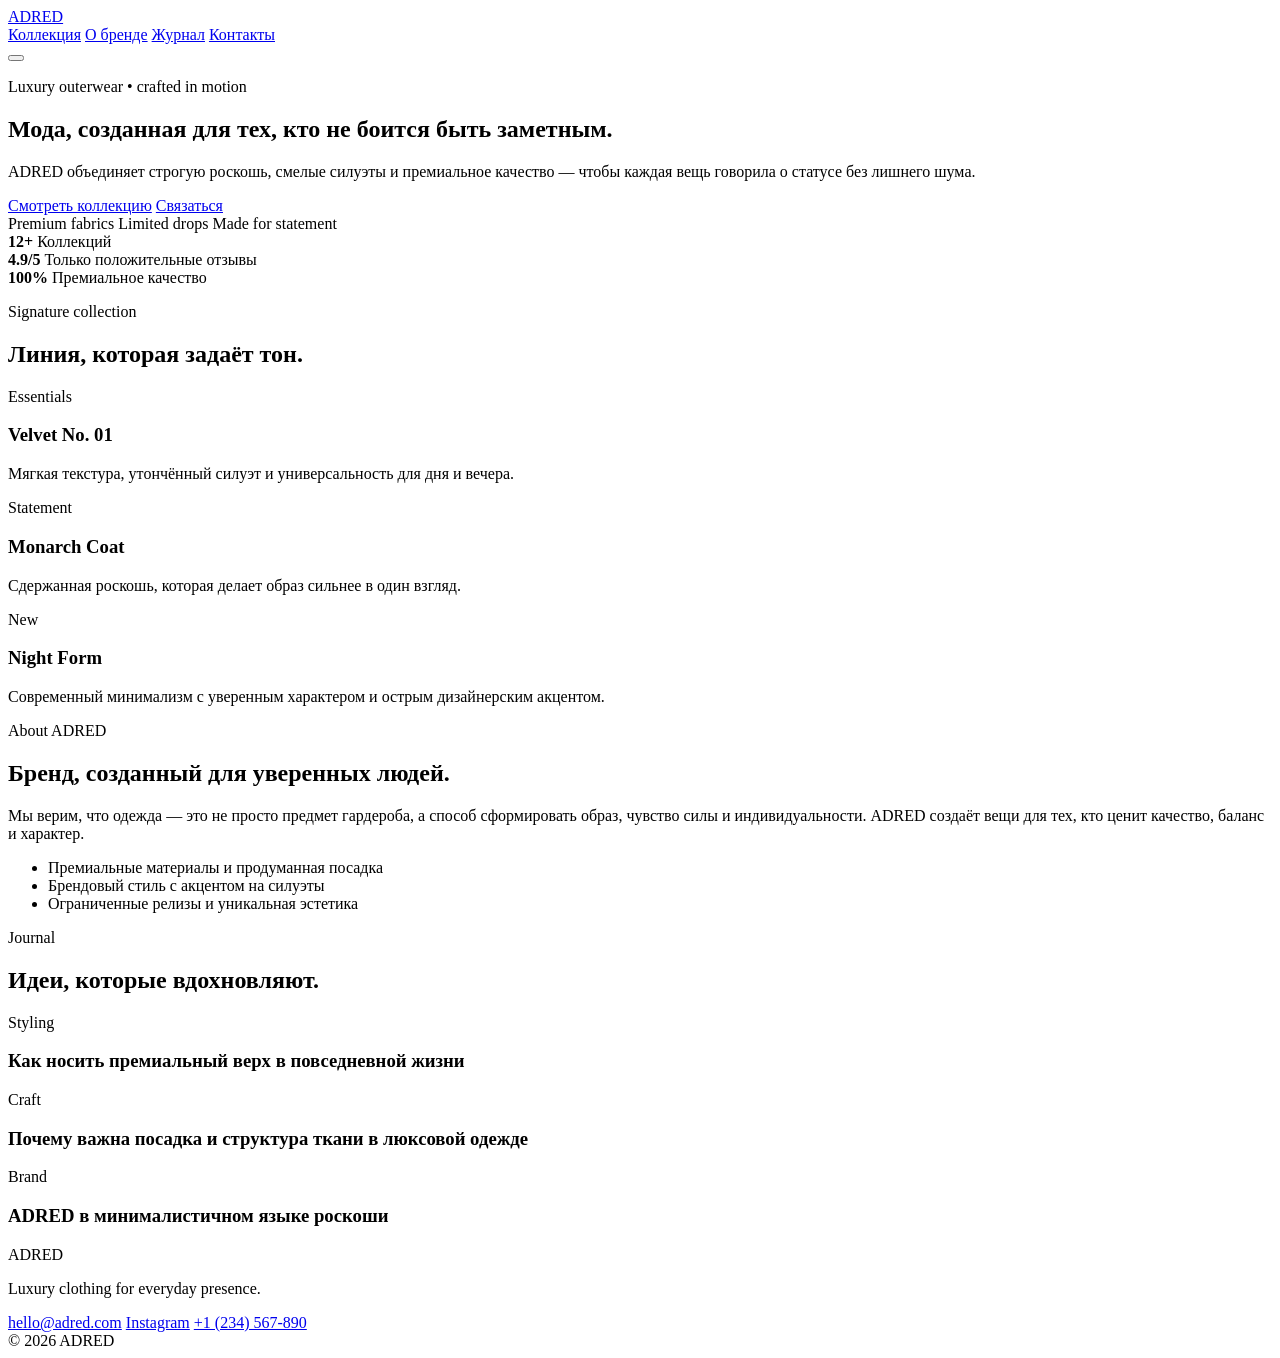
<file: index.html>
<!DOCTYPE html>
<html lang="ru">
  <head>
    <meta charset="UTF-8" />
    <meta name="viewport" content="width=device-width, initial-scale=1.0" />
    <meta
      name="description"
      content="ADRED — роскошная одежда для тех, кто выбирает силу, минимализм и утончённый стиль."
    />
    <title>ADRED | Luxury Clothing</title>
    <link rel="preconnect" href="https://fonts.googleapis.com" />
    <link rel="preconnect" href="https://fonts.gstatic.com" crossorigin />
    <link
      href="https://fonts.googleapis.com/css2?family=Cormorant+Garamond:wght@400;500;600;700&family=Inter:wght@400;500;600;700&display=swap"
      rel="stylesheet"
    />
    <link rel="stylesheet" href="styles.css" />
  </head>
  <body>
    <header class="site-header">
      <div class="container nav-wrap">
        <a href="#top" class="brand" aria-label="ADRED home">ADRED</a>

        <nav class="main-nav" aria-label="Main navigation">
          <a href="#collection">Коллекция</a>
          <a href="#about">О бренде</a>
          <a href="#journal">Журнал</a>
          <a href="#contact">Контакты</a>
        </nav>

        <button class="nav-toggle" aria-label="Toggle menu" aria-expanded="false">
          <span></span>
          <span></span>
          <span></span>
        </button>
      </div>
    </header>

    <main id="top">
      <section class="hero">
        <div class="hero-overlay"></div>
        <div class="container hero-inner">
          <div class="hero-copy">
            <p class="eyebrow">Luxury outerwear • crafted in motion</p>
            <h1>Мода, созданная для тех, кто не боится быть заметным.</h1>
            <p class="lead">
              ADRED объединяет строгую роскошь, смелые силуэты и премиальное
              качество — чтобы каждая вещь говорила о статусе без лишнего шума.
            </p>
            <div class="hero-actions">
              <a href="#collection" class="btn btn-primary">Смотреть коллекцию</a>
              <a href="#contact" class="btn btn-secondary">Связаться</a>
            </div>
            <div class="tags">
              <span>Premium fabrics</span>
              <span>Limited drops</span>
              <span>Made for statement</span>
            </div>
          </div>
        </div>
      </section>

      <section class="metrics">
        <div class="container metrics-grid">
          <div>
            <strong>12+</strong>
            <span>Коллекций</span>
          </div>
          <div>
            <strong>4.9/5</strong>
            <span>Только положительные отзывы</span>
          </div>
          <div>
            <strong>100%</strong>
            <span>Премиальное качество</span>
          </div>
        </div>
      </section>

      <section id="collection" class="collection section-spacing">
        <div class="container">
          <div class="section-heading">
            <p class="eyebrow">Signature collection</p>
            <h2>Линия, которая задаёт тон.</h2>
          </div>

          <div class="product-grid">
            <article class="product-card">
              <div class="product-image image-one"></div>
              <div class="product-info">
                <div>
                  <span class="tag">Essentials</span>
                  <h3>Velvet No. 01</h3>
                </div>
                <p>Мягкая текстура, утончённый силуэт и универсальность для дня и вечера.</p>
              </div>
            </article>

            <article class="product-card">
              <div class="product-image image-two"></div>
              <div class="product-info">
                <div>
                  <span class="tag">Statement</span>
                  <h3>Monarch Coat</h3>
                </div>
                <p>Сдержанная роскошь, которая делает образ сильнее в один взгляд.</p>
              </div>
            </article>

            <article class="product-card">
              <div class="product-image image-three"></div>
              <div class="product-info">
                <div>
                  <span class="tag">New</span>
                  <h3>Night Form</h3>
                </div>
                <p>Современный минимализм с уверенным характером и острым дизайнерским акцентом.</p>
              </div>
            </article>
          </div>
        </div>
      </section>

      <section id="about" class="story section-spacing">
        <div class="container story-grid">
          <div class="story-image"></div>
          <div class="story-copy">
            <p class="eyebrow">About ADRED</p>
            <h2>Бренд, созданный для уверенных людей.</h2>
            <p>
              Мы верим, что одежда — это не просто предмет гардероба, а способ
              сформировать образ, чувство силы и индивидуальности. ADRED создаёт
              вещи для тех, кто ценит качество, баланс и характер.
            </p>
            <ul>
              <li>Премиальные материалы и продуманная посадка</li>
              <li>Брендовый стиль с акцентом на силуэты</li>
              <li>Ограниченные релизы и уникальная эстетика</li>
            </ul>
          </div>
        </div>
      </section>

      <section id="journal" class="journal section-spacing">
        <div class="container">
          <div class="section-heading">
            <p class="eyebrow">Journal</p>
            <h2>Идеи, которые вдохновляют.</h2>
          </div>

          <div class="journal-grid">
            <article class="journal-card">
              <div class="journal-visual visual-one"></div>
              <div class="journal-content">
                <span>Styling</span>
                <h3>Как носить премиальный верх в повседневной жизни</h3>
              </div>
            </article>

            <article class="journal-card">
              <div class="journal-visual visual-two"></div>
              <div class="journal-content">
                <span>Craft</span>
                <h3>Почему важна посадка и структура ткани в люксовой одежде</h3>
              </div>
            </article>

            <article class="journal-card">
              <div class="journal-visual visual-three"></div>
              <div class="journal-content">
                <span>Brand</span>
                <h3>ADRED в минималистичном языке роскоши</h3>
              </div>
            </article>
          </div>
        </div>
      </section>
    </main>

    <footer id="contact" class="site-footer">
      <div class="container footer-wrap">
        <div>
          <p class="eyebrow white">ADRED</p>
          <p>Luxury clothing for everyday presence.</p>
        </div>

        <div class="footer-links">
          <a href="mailto:hello@adred.com">hello@adred.com</a>
          <a href="https://instagram.com" target="_blank" rel="noreferrer">Instagram</a>
          <a href="tel:+1234567890">+1 (234) 567-890</a>
        </div>
      </div>

      <div class="container footer-bottom">
        <span>© <span id="year"></span> ADRED</span>
      </div>
    </footer>

    <script src="script.js"></script>
  </body>
</html>
</file>
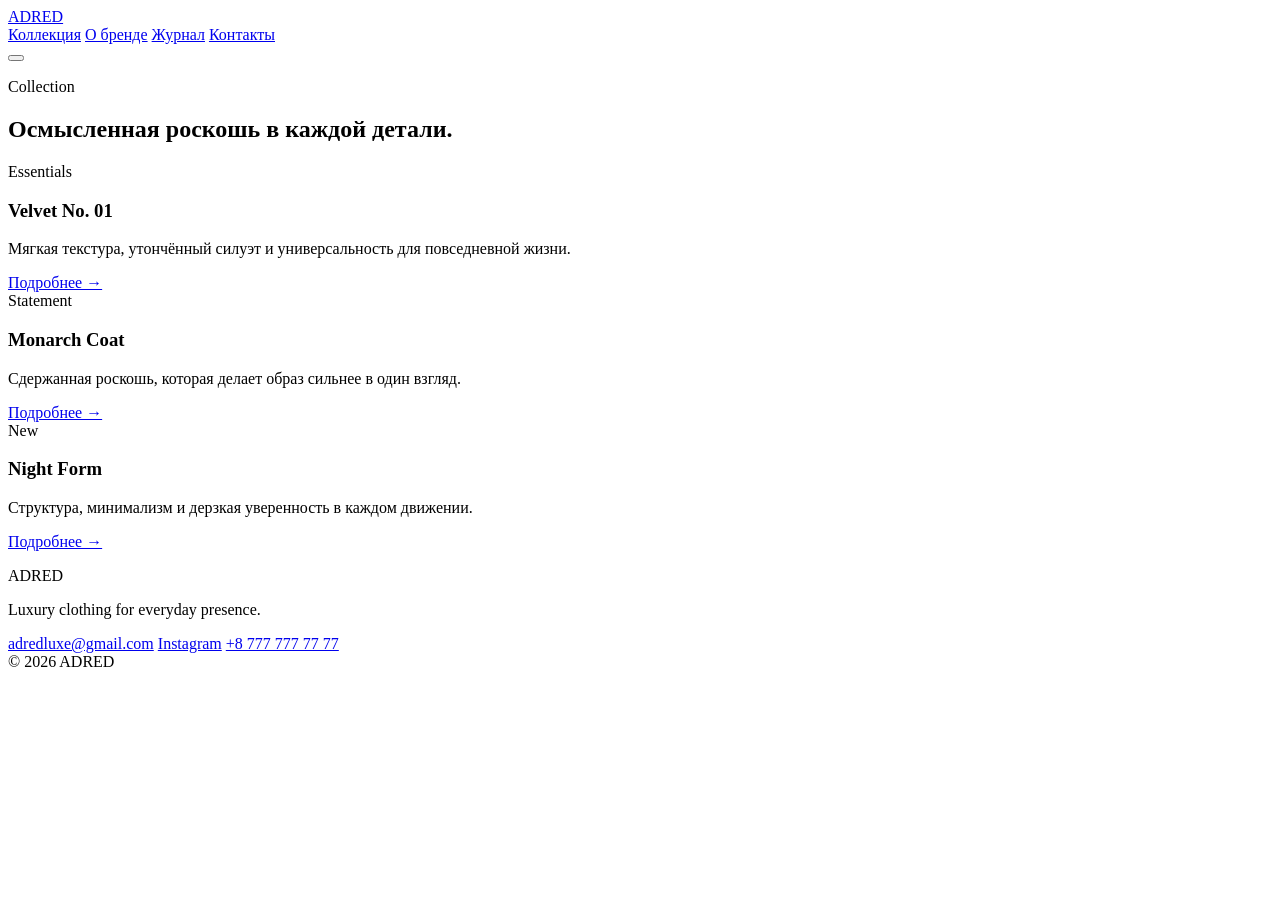
<file: about.html>
<!DOCTYPE html>
<html lang="ru">
  <head>
    <meta charset="UTF-8" />
    <meta name="viewport" content="width=device-width, initial-scale=1.0" />
    <title>ADRED | Коллекция</title>
    <link rel="preconnect" href="https://fonts.googleapis.com" />
    <link rel="preconnect" href="https://fonts.gstatic.com" crossorigin />
    <link
      href="https://fonts.googleapis.com/css2?family=Cormorant+Garamond:wght@400;500;600;700&family=Inter:wght@400;500;600;700&display=swap"
      rel="stylesheet"
    />
    <link rel="stylesheet" href="styles.css" />
  </head>
  <body>
    <header class="site-header">
      <div class="container nav-wrap">
        <a href="index.html" class="brand" aria-label="ADRED home">ADRED</a>
        <nav class="main-nav" aria-label="Main navigation">
          <a href="collection.html">Коллекция</a>
          <a href="about.html">О бренде</a>
          <a href="journal.html">Журнал</a>
          <a href="contact.html">Контакты</a>
        </nav>
        <button class="nav-toggle" aria-label="Toggle menu" aria-expanded="false">
          <span></span>
          <span></span>
          <span></span>
        </button>
      </div>
    </header>

    <main class="page-shell">
      <section class="section-spacing">
        <div class="container">
          <div class="section-heading page-header">
            <p class="eyebrow">Collection</p>
            <h1>Осмысленная роскошь в каждой детали.</h1>
          </div>

          <div class="product-grid product-grid-page">
            <article class="product-card">
              <div class="product-image image-one"></div>
              <div class="product-info">
                <div>
                  <span class="tag">Essentials</span>
                  <h3>Velvet No. 01</h3>
                </div>
                <p>Мягкая текстура, утончённый силуэт и универсальность для повседневной жизни.</p>
                <a href="product-velvet.html" class="text-link">Подробнее →</a>
              </div>
            </article>

            <article class="product-card">
              <div class="product-image image-two"></div>
              <div class="product-info">
                <div>
                  <span class="tag">Statement</span>
                  <h3>Monarch Coat</h3>
                </div>
                <p>Сдержанная роскошь, которая делает образ сильнее в один взгляд.</p>
                <a href="product-monarch.html" class="text-link">Подробнее →</a>
              </div>
            </article>

            <article class="product-card">
              <div class="product-image image-three"></div>
              <div class="product-info">
                <div>
                  <span class="tag">New</span>
                  <h3>Night Form</h3>
                </div>
                <p>Структура, минимализм и дерзкая уверенность в каждом движении.</p>
                <a href="product-night.html" class="text-link">Подробнее →</a>
              </div>
            </article>
          </div>
        </div>
      </section>
    </main>

    <footer class="site-footer">
      <div class="container footer-wrap">
        <div>
          <p class="eyebrow white">ADRED</p>
          <p>Luxury clothing for everyday presence.</p>
        </div>
        <div class="footer-links">
          <a href="mailto:adredluxe@gmail.com">adredluxe@gmail.com</a>
          <a href="https://www.instagram.com/luxe_adred/" target="_blank" rel="noreferrer">Instagram</a>
          <a href="tel:+87777777777">+8 777 777 77 77</a>
        </div>
      </div>
      <div class="container footer-bottom">
        <span>© <span id="year"></span> ADRED</span>
      </div>
    </footer>

    <script src="script.js"></script>
  </body>
</html>
</file>
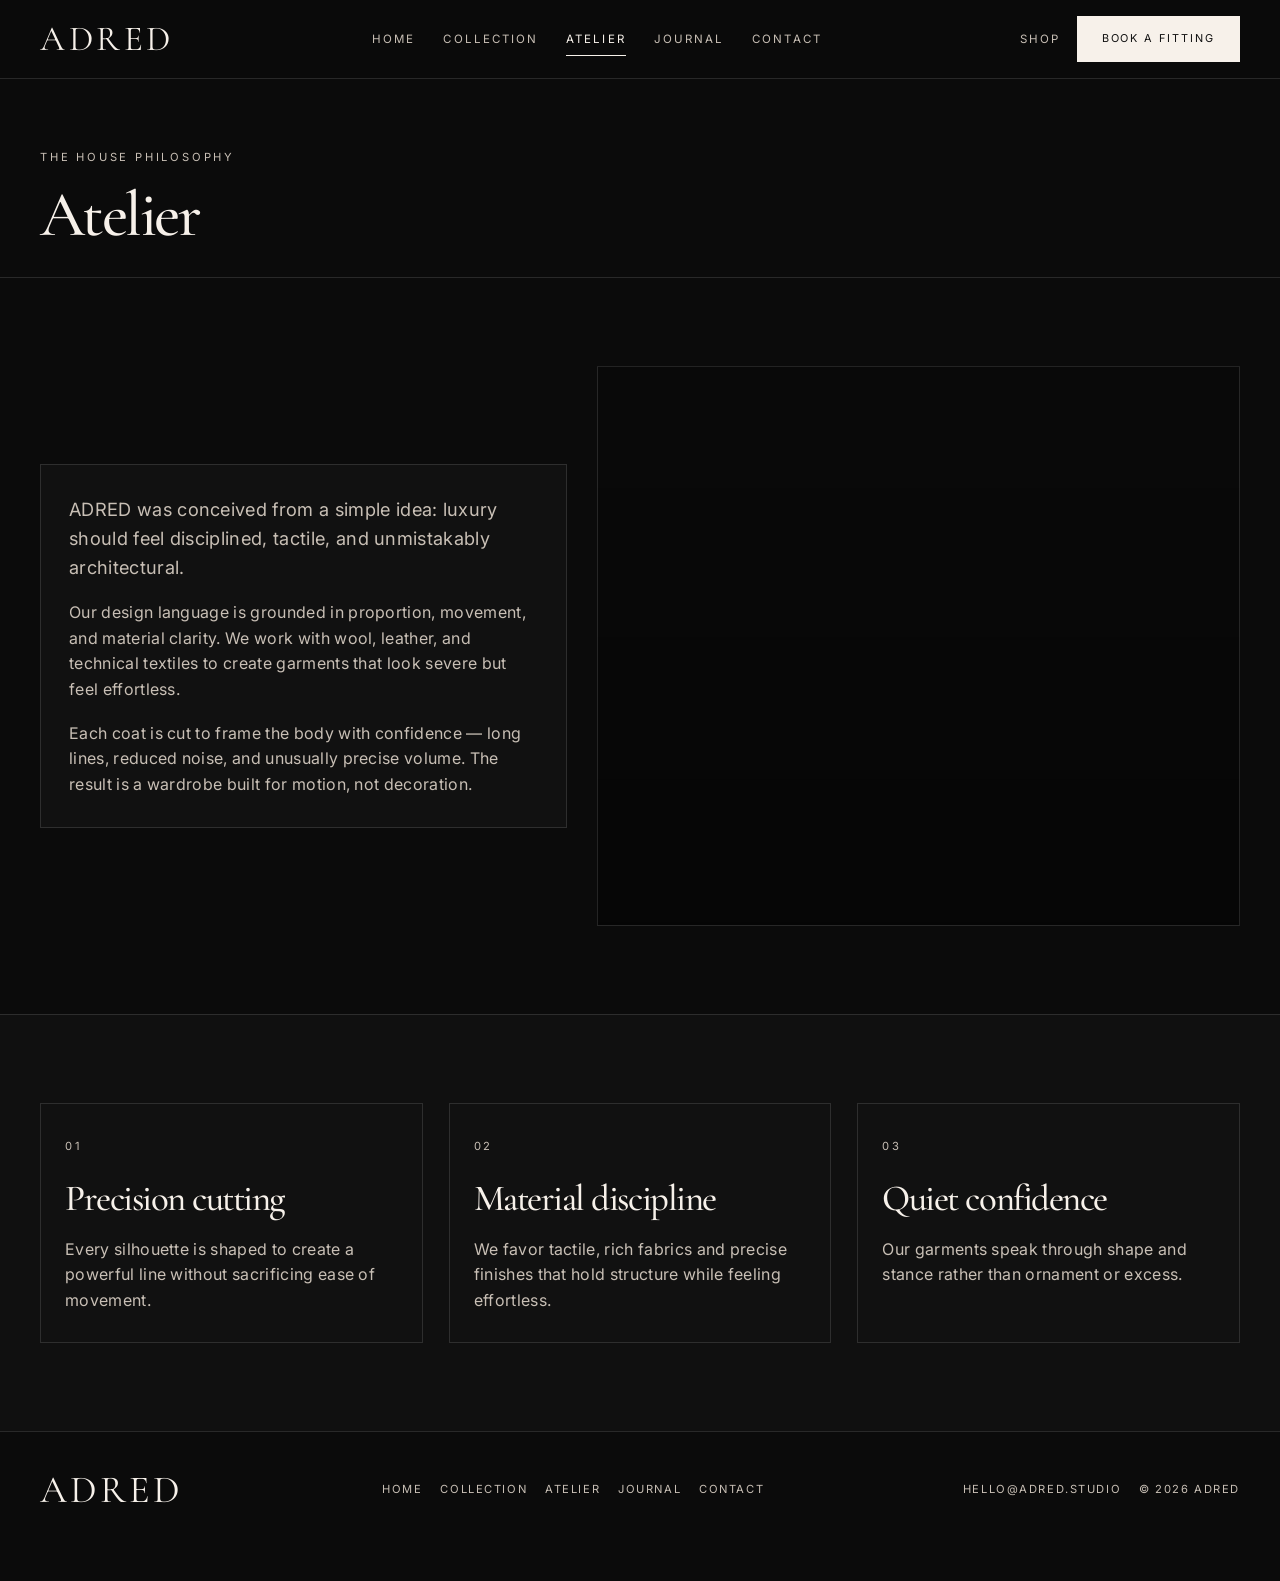
<file: atelier.html>
<!DOCTYPE html>
<html lang="en">
  <head>
    <meta charset="UTF-8" />
    <meta name="viewport" content="width=device-width, initial-scale=1.0" />
    <title>Atelier | ADRED</title>
    <meta
      name="description"
      content="Learn about the ADRED atelier, craftsmanship, and design philosophy."
    />
    <link rel="preconnect" href="https://fonts.googleapis.com" />
    <link rel="preconnect" href="https://fonts.gstatic.com" crossorigin />
    <link href="https://fonts.googleapis.com/css2?family=Cormorant+Garamond:wght@400;500;600;700&family=Inter:wght@400;500;600;700;800&display=swap" rel="stylesheet" />
    <link rel="stylesheet" href="css/style.css" />
  </head>
  <body>
    <header class="topbar">
      <div class="container nav-wrap">
        <a href="index.html" class="brand" aria-label="ADRED home">ADRED</a>

        <button class="menu-toggle" aria-label="Toggle menu" aria-expanded="false">
          <span></span>
          <span></span>
          <span></span>
        </button>

        <nav class="main-nav" aria-label="Main navigation">
          <a href="index.html">Home</a>
          <a href="collection.html">Collection</a>
          <a href="atelier.html" class="active">Atelier</a>
          <a href="journal.html">Journal</a>
          <a href="contact.html">Contact</a>
        </nav>

        <div class="nav-actions">
          <a href="collection.html" class="nav-link">Shop</a>
          <a href="contact.html" class="button button-light">Book a fitting</a>
        </div>
      </div>
    </header>

    <main class="page-shell">
      <section class="page-hero compact">
        <div class="container page-header">
          <span class="eyebrow">The house philosophy</span>
          <h1>Atelier</h1>
        </div>
      </section>

      <section class="section">
        <div class="container story-layout">
          <div class="story-column">
            <p class="lead">
              ADRED was conceived from a simple idea: luxury should feel disciplined, tactile, and unmistakably architectural.
            </p>
            <p>
              Our design language is grounded in proportion, movement, and material clarity. We work with wool, leather, and technical textiles to create garments that look severe but feel effortless.
            </p>
            <p>
              Each coat is cut to frame the body with confidence — long lines, reduced noise, and unusually precise volume. The result is a wardrobe built for motion, not decoration.
            </p>
          </div>

          <div class="atelier-visual"></div>
        </div>
      </section>

      <section class="section muted-section">
        <div class="container values-grid">
          <article>
            <span class="eyebrow">01</span>
            <h3>Precision cutting</h3>
            <p>Every silhouette is shaped to create a powerful line without sacrificing ease of movement.</p>
          </article>

          <article>
            <span class="eyebrow">02</span>
            <h3>Material discipline</h3>
            <p>We favor tactile, rich fabrics and precise finishes that hold structure while feeling effortless.</p>
          </article>

          <article>
            <span class="eyebrow">03</span>
            <h3>Quiet confidence</h3>
            <p>Our garments speak through shape and stance rather than ornament or excess.</p>
          </article>
        </div>
      </section>
    </main>

    <footer class="site-footer">
      <div class="container footer-inner">
        <div class="footer-brand">ADRED</div>

        <div class="footer-links">
          <a href="index.html">Home</a>
          <a href="collection.html">Collection</a>
          <a href="atelier.html">Atelier</a>
          <a href="journal.html">Journal</a>
          <a href="contact.html">Contact</a>
        </div>

        <div class="footer-meta">
          <a href="mailto:hello@adred.studio">hello@adred.studio</a>
          <span>© <span id="year"></span> ADRED</span>
        </div>
      </div>
    </footer>

    <script src="js/script.js"></script>
  </body>
</html>
</file>
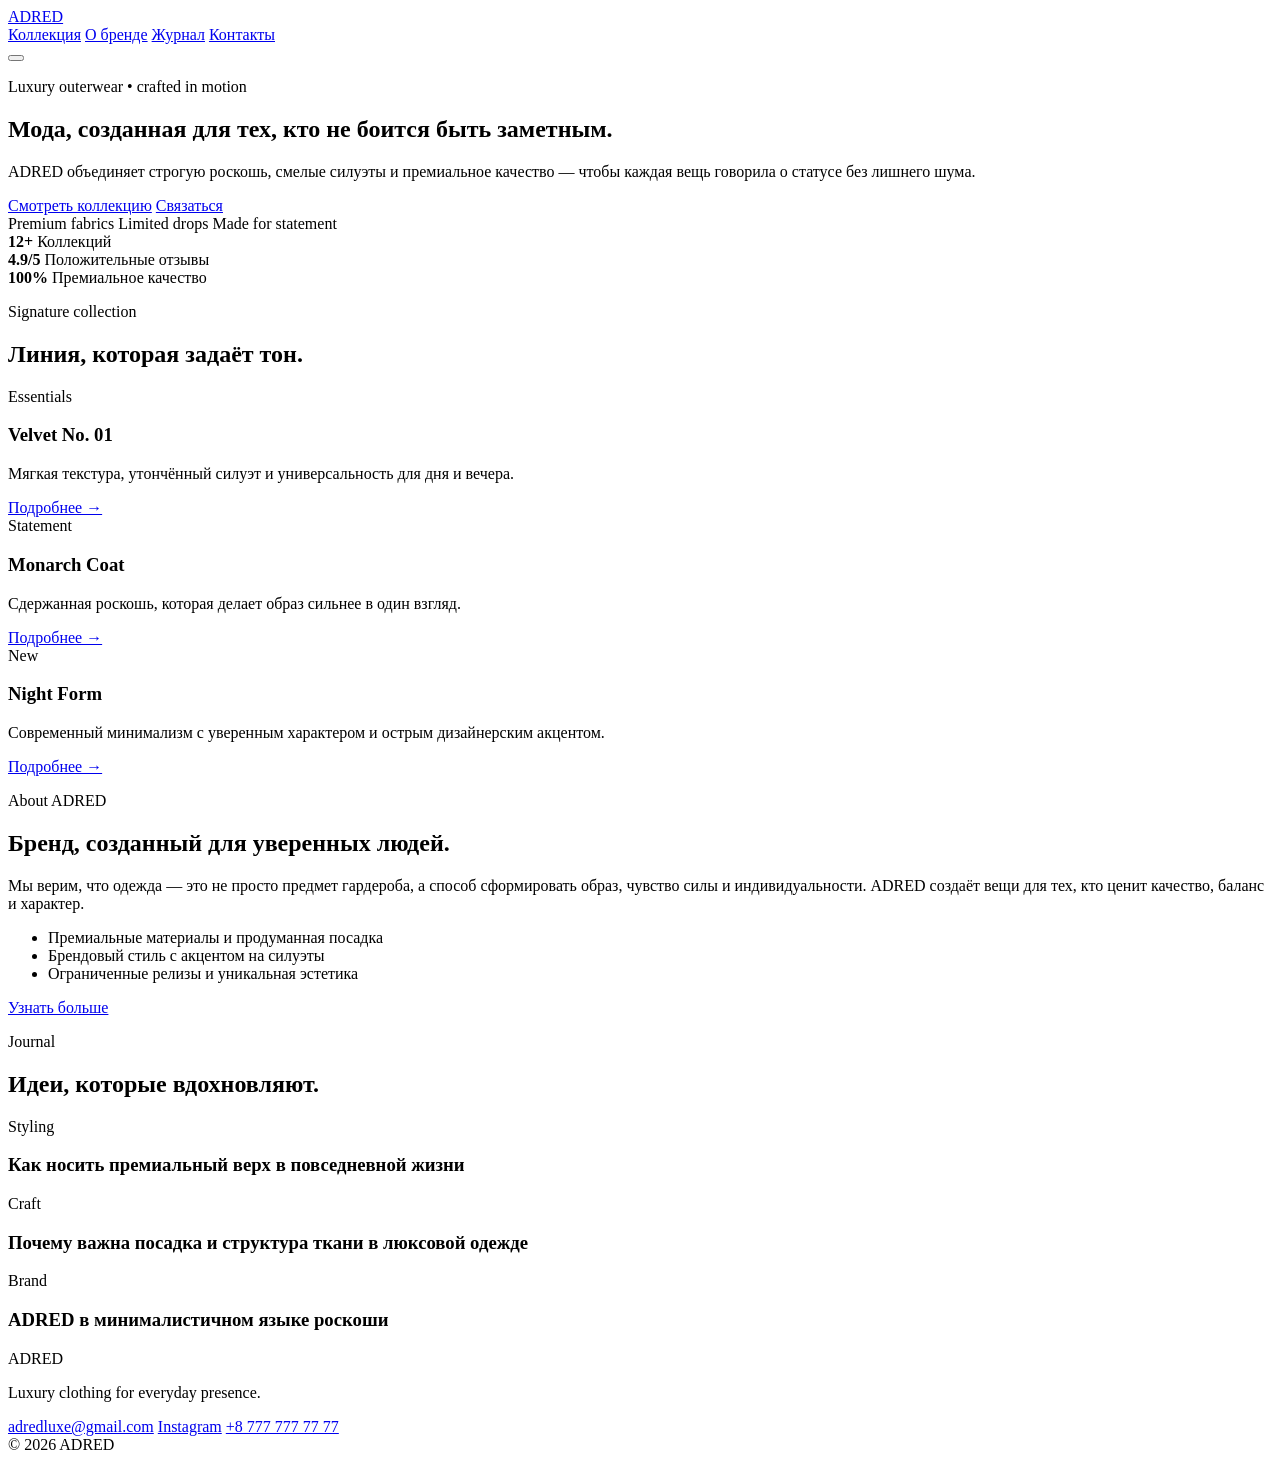
<file: collection.html>
<!DOCTYPE html>
<html lang="ru">
  <head>
    <meta charset="UTF-8" />
    <meta name="viewport" content="width=device-width, initial-scale=1.0" />
    <meta
      name="description"
      content="ADRED — luxuriously crafted essentials for a powerful wardrobe."
    />
    <title>ADRED | Главная</title>
    <link rel="preconnect" href="https://fonts.googleapis.com" />
    <link rel="preconnect" href="https://fonts.gstatic.com" crossorigin />
    <link
      href="https://fonts.googleapis.com/css2?family=Cormorant+Garamond:wght@400;500;600;700&family=Inter:wght@400;500;600;700&display=swap"
      rel="stylesheet"
    />
    <link rel="stylesheet" href="styles.css" />
  </head>
  <body>
    <header class="site-header">
      <div class="container nav-wrap">
        <a href="index.html" class="brand" aria-label="ADRED home">ADRED</a>

        <nav class="main-nav" aria-label="Main navigation">
          <a href="collection.html">Коллекция</a>
          <a href="about.html">О бренде</a>
          <a href="journal.html">Журнал</a>
          <a href="contact.html">Контакты</a>
        </nav>

        <button class="nav-toggle" aria-label="Toggle menu" aria-expanded="false">
          <span></span>
          <span></span>
          <span></span>
        </button>
      </div>
    </header>

    <main>
      <section class="hero hero-home">
        <div class="hero-overlay"></div>
        <div class="container hero-inner">
          <div class="hero-copy">
            <p class="eyebrow">Luxury outerwear • crafted in motion</p>
            <h1>Мода, созданная для тех, кто не боится быть заметным.</h1>
            <p class="lead">
              ADRED объединяет строгую роскошь, смелые силуэты и премиальное
              качество — чтобы каждая вещь говорила о статусе без лишнего шума.
            </p>
            <div class="hero-actions">
              <a href="collection.html" class="btn btn-primary">Смотреть коллекцию</a>
              <a href="contact.html" class="btn btn-secondary">Связаться</a>
            </div>
            <div class="tags">
              <span>Premium fabrics</span>
              <span>Limited drops</span>
              <span>Made for statement</span>
            </div>
          </div>
        </div>
      </section>

      <section class="metrics">
        <div class="container metrics-grid">
          <div>
            <strong>12+</strong>
            <span>Коллекций</span>
          </div>
          <div>
            <strong>4.9/5</strong>
            <span>Положительные отзывы</span>
          </div>
          <div>
            <strong>100%</strong>
            <span>Премиальное качество</span>
          </div>
        </div>
      </section>

      <section class="section-spacing">
        <div class="container">
          <div class="section-heading">
            <p class="eyebrow">Signature collection</p>
            <h2>Линия, которая задаёт тон.</h2>
          </div>

          <div class="product-grid">
            <article class="product-card">
              <div class="product-image image-one"></div>
              <div class="product-info">
                <div>
                  <span class="tag">Essentials</span>
                  <h3>Velvet No. 01</h3>
                </div>
                <p>Мягкая текстура, утончённый силуэт и универсальность для дня и вечера.</p>
                <a href="product-velvet.html" class="text-link">Подробнее →</a>
              </div>
            </article>

            <article class="product-card">
              <div class="product-image image-two"></div>
              <div class="product-info">
                <div>
                  <span class="tag">Statement</span>
                  <h3>Monarch Coat</h3>
                </div>
                <p>Сдержанная роскошь, которая делает образ сильнее в один взгляд.</p>
                <a href="product-monarch.html" class="text-link">Подробнее →</a>
              </div>
            </article>

            <article class="product-card">
              <div class="product-image image-three"></div>
              <div class="product-info">
                <div>
                  <span class="tag">New</span>
                  <h3>Night Form</h3>
                </div>
                <p>Современный минимализм с уверенным характером и острым дизайнерским акцентом.</p>
                <a href="product-night.html" class="text-link">Подробнее →</a>
              </div>
            </article>
          </div>
        </div>
      </section>

      <section class="story section-spacing">
        <div class="container story-grid">
          <div class="story-image"></div>
          <div class="story-copy">
            <p class="eyebrow">About ADRED</p>
            <h2>Бренд, созданный для уверенных людей.</h2>
            <p>
              Мы верим, что одежда — это не просто предмет гардероба, а способ
              сформировать образ, чувство силы и индивидуальности. ADRED создаёт
              вещи для тех, кто ценит качество, баланс и характер.
            </p>
            <ul>
              <li>Премиальные материалы и продуманная посадка</li>
              <li>Брендовый стиль с акцентом на силуэты</li>
              <li>Ограниченные релизы и уникальная эстетика</li>
            </ul>
            <a href="about.html" class="btn btn-secondary">Узнать больше</a>
          </div>
        </div>
      </section>

      <section class="journal section-spacing">
        <div class="container">
          <div class="section-heading">
            <p class="eyebrow">Journal</p>
            <h2>Идеи, которые вдохновляют.</h2>
          </div>

          <div class="journal-grid">
            <article class="journal-card">
              <div class="journal-visual visual-one"></div>
              <div class="journal-content">
                <span>Styling</span>
                <h3>Как носить премиальный верх в повседневной жизни</h3>
              </div>
            </article>

            <article class="journal-card">
              <div class="journal-visual visual-two"></div>
              <div class="journal-content">
                <span>Craft</span>
                <h3>Почему важна посадка и структура ткани в люксовой одежде</h3>
              </div>
            </article>

            <article class="journal-card">
              <div class="journal-visual visual-three"></div>
              <div class="journal-content">
                <span>Brand</span>
                <h3>ADRED в минималистичном языке роскоши</h3>
              </div>
            </article>
          </div>
        </div>
      </section>
    </main>

    <footer class="site-footer">
      <div class="container footer-wrap">
        <div>
          <p class="eyebrow white">ADRED</p>
          <p>Luxury clothing for everyday presence.</p>
        </div>

        <div class="footer-links">
          <a href="mailto:adredluxe@gmail.com">adredluxe@gmail.com</a>
          <a href="https://www.instagram.com/luxe_adred/" target="_blank" rel="noreferrer">Instagram</a>
          <a href="tel:+87777777777">+8 777 777 77 77</a>
        </div>
      </div>

      <div class="container footer-bottom">
        <span>© <span id="year"></span> ADRED</span>
      </div>
    </footer>

    <script src="script.js"></script>
  </body>
</html>
</file>
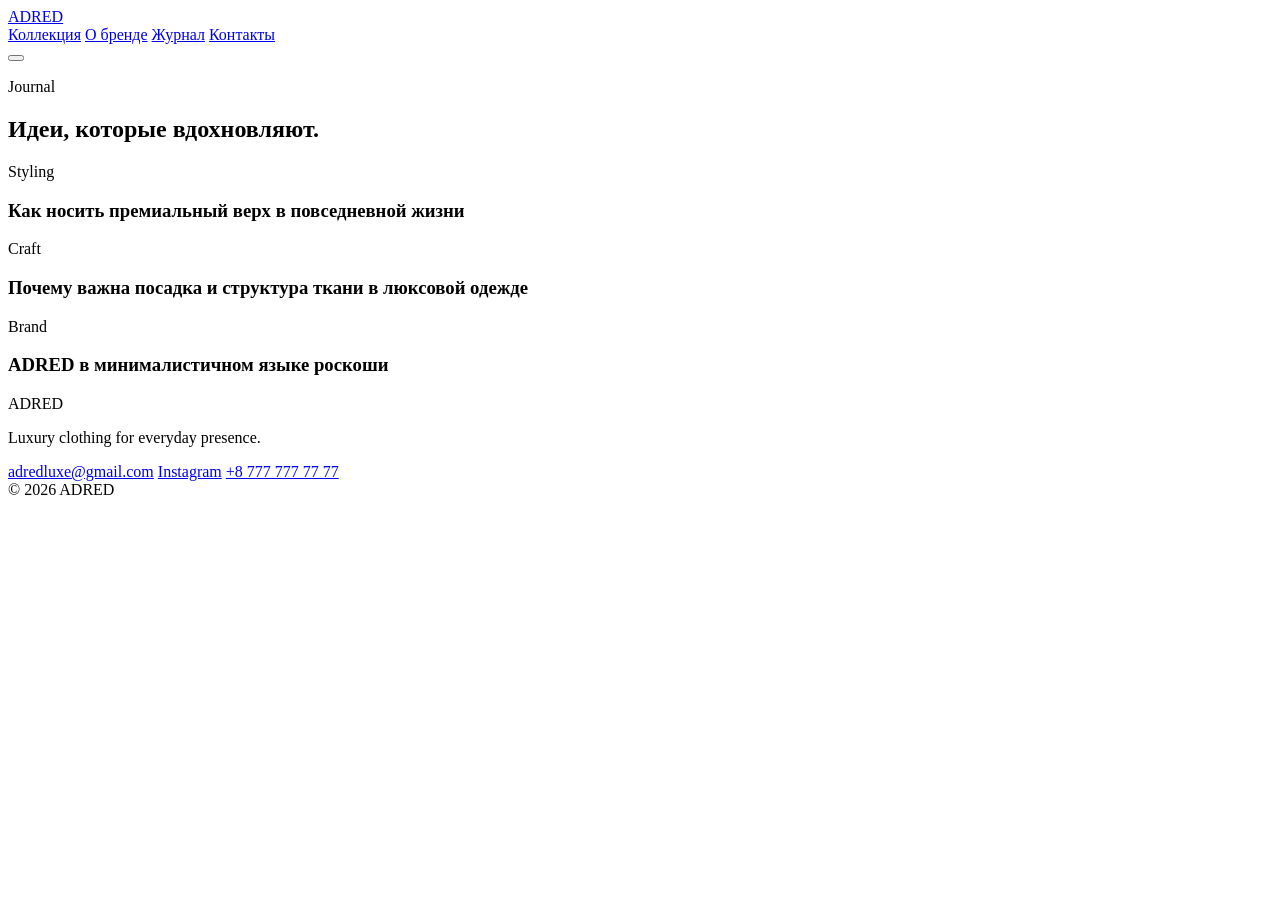
<file: contact.html>
<!DOCTYPE html>
<html lang="ru">
  <head>
    <meta charset="UTF-8" />
    <meta name="viewport" content="width=device-width, initial-scale=1.0" />
    <title>ADRED | Журнал</title>
    <link rel="preconnect" href="https://fonts.googleapis.com" />
    <link rel="preconnect" href="https://fonts.gstatic.com" crossorigin />
    <link
      href="https://fonts.googleapis.com/css2?family=Cormorant+Garamond:wght@400;500;600;700&family=Inter:wght@400;500;600;700&display=swap"
      rel="stylesheet"
    />
    <link rel="stylesheet" href="styles.css" />
  </head>
  <body>
    <header class="site-header">
      <div class="container nav-wrap">
        <a href="index.html" class="brand" aria-label="ADRED home">ADRED</a>
        <nav class="main-nav" aria-label="Main navigation">
          <a href="collection.html">Коллекция</a>
          <a href="about.html">О бренде</a>
          <a href="journal.html">Журнал</a>
          <a href="contact.html">Контакты</a>
        </nav>
        <button class="nav-toggle" aria-label="Toggle menu" aria-expanded="false">
          <span></span>
          <span></span>
          <span></span>
        </button>
      </div>
    </header>

    <main class="page-shell">
      <section class="section-spacing">
        <div class="container">
          <div class="section-heading page-header">
            <p class="eyebrow">Journal</p>
            <h1>Идеи, которые вдохновляют.</h1>
          </div>

          <div class="journal-grid journal-grid-page">
            <article class="journal-card">
              <div class="journal-visual visual-one"></div>
              <div class="journal-content">
                <span>Styling</span>
                <h3>Как носить премиальный верх в повседневной жизни</h3>
              </div>
            </article>

            <article class="journal-card">
              <div class="journal-visual visual-two"></div>
              <div class="journal-content">
                <span>Craft</span>
                <h3>Почему важна посадка и структура ткани в люксовой одежде</h3>
              </div>
            </article>

            <article class="journal-card">
              <div class="journal-visual visual-three"></div>
              <div class="journal-content">
                <span>Brand</span>
                <h3>ADRED в минималистичном языке роскоши</h3>
              </div>
            </article>
          </div>
        </div>
      </section>
    </main>

    <footer class="site-footer">
      <div class="container footer-wrap">
        <div>
          <p class="eyebrow white">ADRED</p>
          <p>Luxury clothing for everyday presence.</p>
        </div>
        <div class="footer-links">
          <a href="mailto:adredluxe@gmail.com">adredluxe@gmail.com</a>
          <a href="https://www.instagram.com/luxe_adred/" target="_blank" rel="noreferrer">Instagram</a>
          <a href="tel:+87777777777">+8 777 777 77 77</a>
        </div>
      </div>
      <div class="container footer-bottom">
        <span>© <span id="year"></span> ADRED</span>
      </div>
    </footer>

    <script src="script.js"></script>
  </body>
</html>
</file>
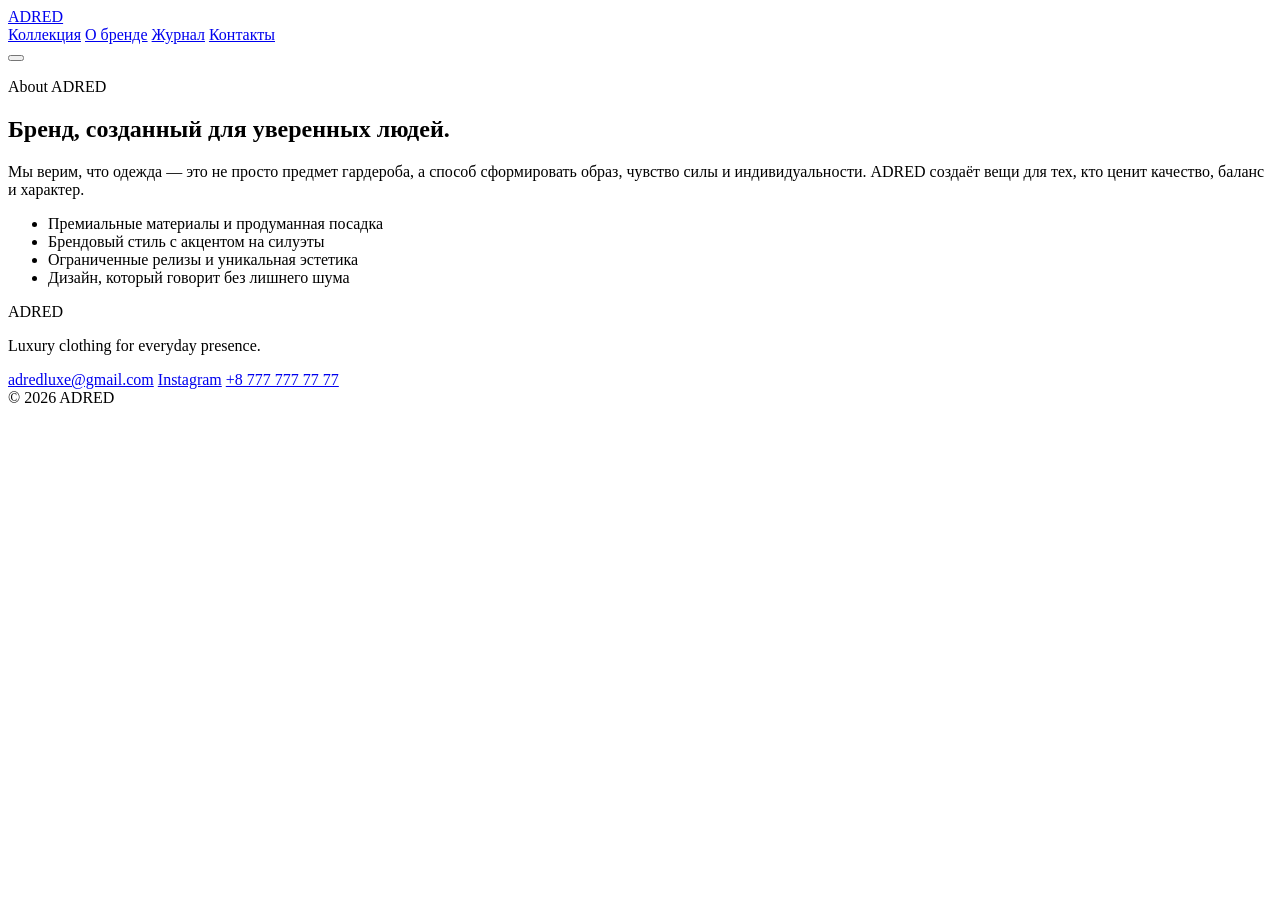
<file: journal.html>
<!DOCTYPE html>
<html lang="ru">
  <head>
    <meta charset="UTF-8" />
    <meta name="viewport" content="width=device-width, initial-scale=1.0" />
    <title>ADRED | О бренде</title>
    <link rel="preconnect" href="https://fonts.googleapis.com" />
    <link rel="preconnect" href="https://fonts.gstatic.com" crossorigin />
    <link
      href="https://fonts.googleapis.com/css2?family=Cormorant+Garamond:wght@400;500;600;700&family=Inter:wght@400;500;600;700&display=swap"
      rel="stylesheet"
    />
    <link rel="stylesheet" href="styles.css" />
  </head>
  <body>
    <header class="site-header">
      <div class="container nav-wrap">
        <a href="index.html" class="brand" aria-label="ADRED home">ADRED</a>
        <nav class="main-nav" aria-label="Main navigation">
          <a href="collection.html">Коллекция</a>
          <a href="about.html">О бренде</a>
          <a href="journal.html">Журнал</a>
          <a href="contact.html">Контакты</a>
        </nav>
        <button class="nav-toggle" aria-label="Toggle menu" aria-expanded="false">
          <span></span>
          <span></span>
          <span></span>
        </button>
      </div>
    </header>

    <main class="page-shell">
      <section class="section-spacing">
        <div class="container story-grid single-page-story">
          <div class="story-image story-image-about"></div>
          <div class="story-copy">
            <p class="eyebrow">About ADRED</p>
            <h1>Бренд, созданный для уверенных людей.</h1>
            <p>
              Мы верим, что одежда — это не просто предмет гардероба, а способ
              сформировать образ, чувство силы и индивидуальности. ADRED создаёт
              вещи для тех, кто ценит качество, баланс и характер.
            </p>
            <ul>
              <li>Премиальные материалы и продуманная посадка</li>
              <li>Брендовый стиль с акцентом на силуэты</li>
              <li>Ограниченные релизы и уникальная эстетика</li>
              <li>Дизайн, который говорит без лишнего шума</li>
            </ul>
          </div>
        </div>
      </section>
    </main>

    <footer class="site-footer">
      <div class="container footer-wrap">
        <div>
          <p class="eyebrow white">ADRED</p>
          <p>Luxury clothing for everyday presence.</p>
        </div>
        <div class="footer-links">
          <a href="mailto:adredluxe@gmail.com">adredluxe@gmail.com</a>
          <a href="https://www.instagram.com/luxe_adred/" target="_blank" rel="noreferrer">Instagram</a>
          <a href="tel:+87777777777">+8 777 777 77 77</a>
        </div>
      </div>
      <div class="container footer-bottom">
        <span>© <span id="year"></span> ADRED</span>
      </div>
    </footer>

    <script src="script.js"></script>
  </body>
</html>
</file>
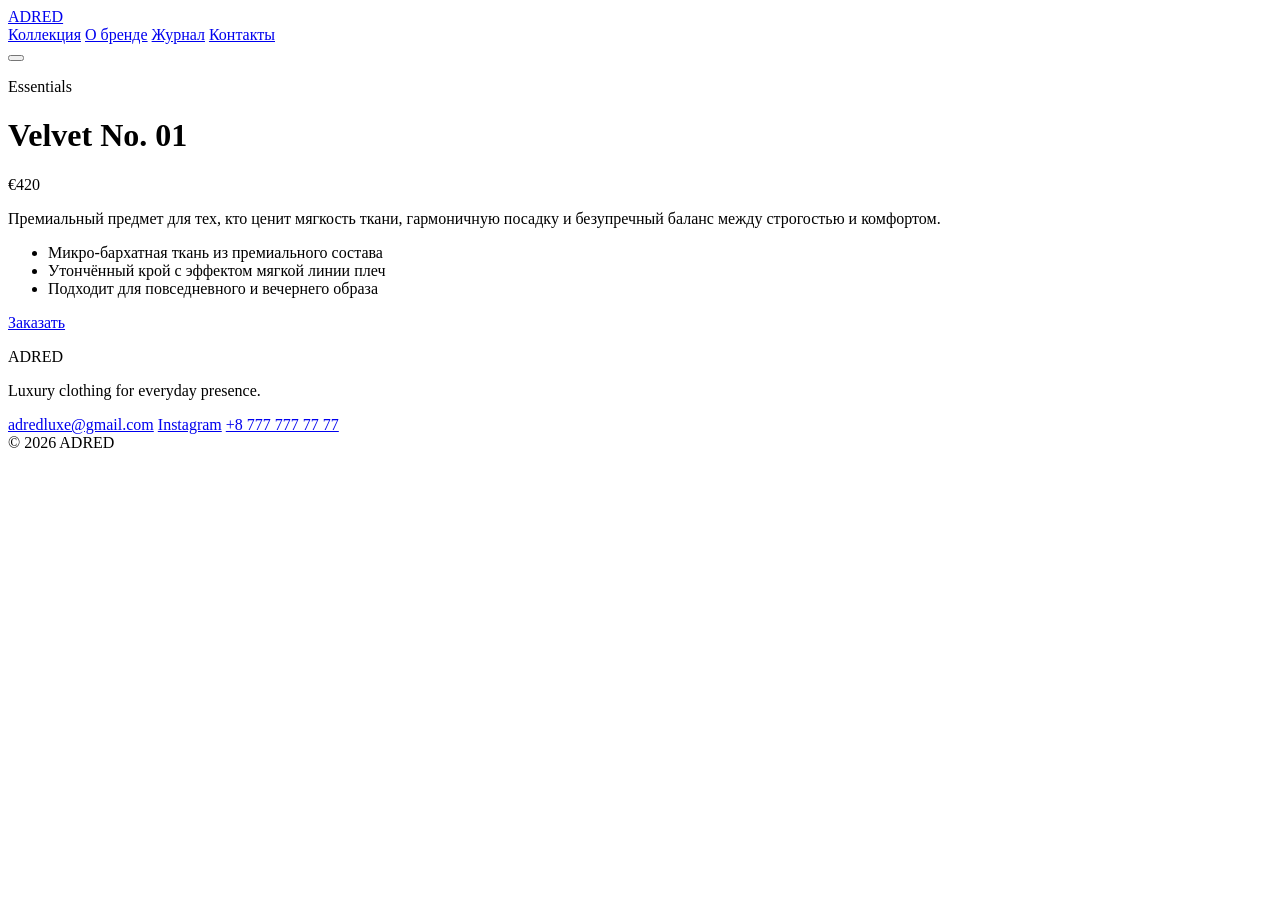
<file: product-monarch.html>
<!DOCTYPE html>
<html lang="ru">
  <head>
    <meta charset="UTF-8" />
    <meta name="viewport" content="width=device-width, initial-scale=1.0" />
    <title>ADRED | Velvet No. 01</title>
    <link rel="preconnect" href="https://fonts.googleapis.com" />
    <link rel="preconnect" href="https://fonts.gstatic.com" crossorigin />
    <link
      href="https://fonts.googleapis.com/css2?family=Cormorant+Garamond:wght@400;500;600;700&family=Inter:wght@400;500;600;700&display=swap"
      rel="stylesheet"
    />
    <link rel="stylesheet" href="styles.css" />
  </head>
  <body>
    <header class="site-header">
      <div class="container nav-wrap">
        <a href="index.html" class="brand" aria-label="ADRED home">ADRED</a>
        <nav class="main-nav" aria-label="Main navigation">
          <a href="collection.html">Коллекция</a>
          <a href="about.html">О бренде</a>
          <a href="journal.html">Журнал</a>
          <a href="contact.html">Контакты</a>
        </nav>
        <button class="nav-toggle" aria-label="Toggle menu" aria-expanded="false">
          <span></span>
          <span></span>
          <span></span>
        </button>
      </div>
    </header>

    <main class="page-shell product-page">
      <div class="container product-layout">
        <div class="product-gallery image-one large-image"></div>
        <div class="product-copy">
          <p class="eyebrow">Essentials</p>
          <h1>Velvet No. 01</h1>
          <p class="price">€420</p>
          <p>
            Премиальный предмет для тех, кто ценит мягкость ткани, гармоничную посадку
            и безупречный баланс между строгостью и комфортом.
          </p>
          <ul>
            <li>Микро-бархатная ткань из премиального состава</li>
            <li>Утончённый крой с эффектом мягкой линии плеч</li>
            <li>Подходит для повседневного и вечернего образа</li>
          </ul>
          <a href="contact.html" class="btn btn-primary">Заказать</a>
        </div>
      </div>
    </main>

    <footer class="site-footer">
      <div class="container footer-wrap">
        <div>
          <p class="eyebrow white">ADRED</p>
          <p>Luxury clothing for everyday presence.</p>
        </div>
        <div class="footer-links">
          <a href="mailto:adredluxe@gmail.com">adredluxe@gmail.com</a>
          <a href="https://www.instagram.com/luxe_adred/" target="_blank" rel="noreferrer">Instagram</a>
          <a href="tel:+87777777777">+8 777 777 77 77</a>
        </div>
      </div>
      <div class="container footer-bottom">
        <span>© <span id="year"></span> ADRED</span>
      </div>
    </footer>

    <script src="script.js"></script>
  </body>
</html>
</file>
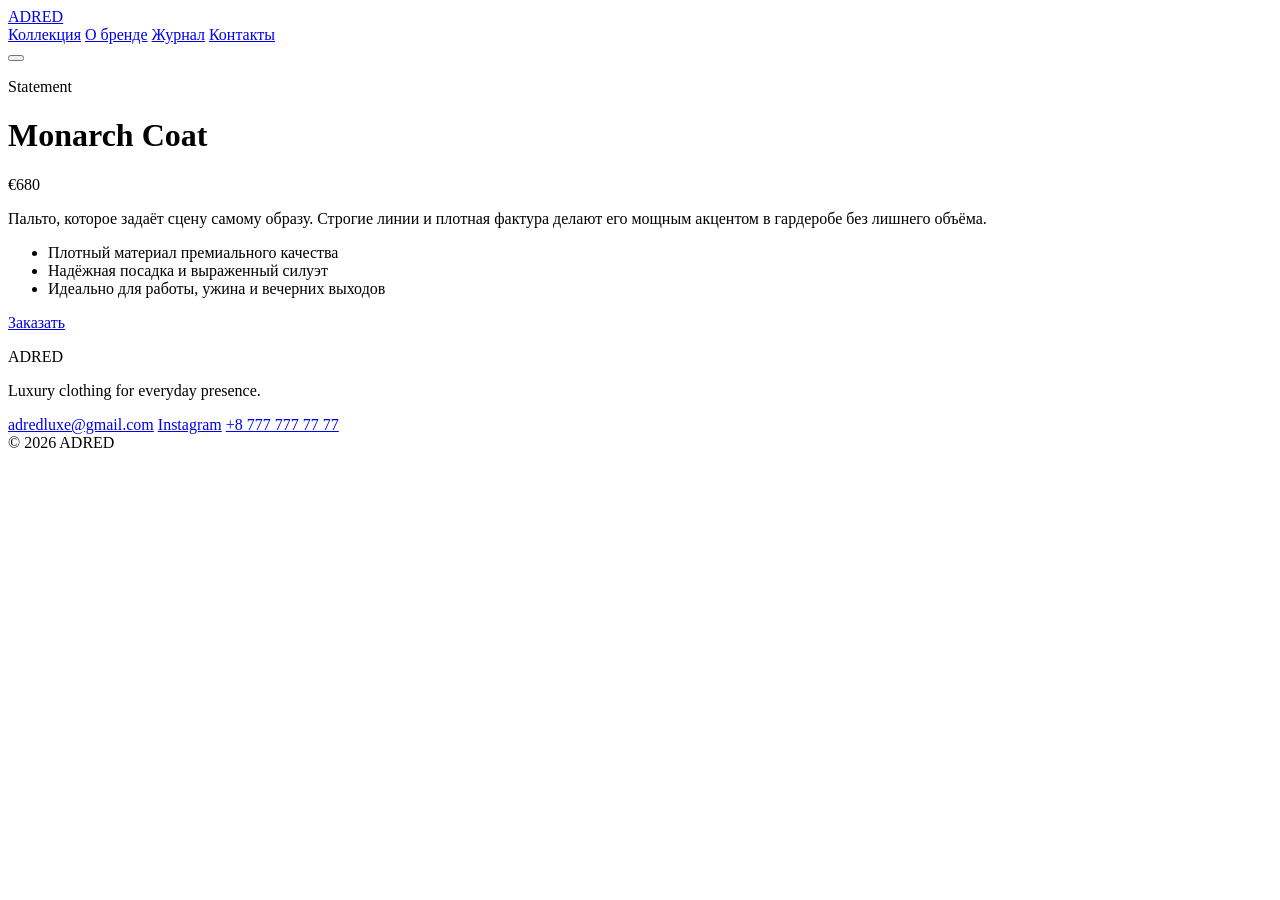
<file: product-night.html>
<!DOCTYPE html>
<html lang="ru">
  <head>
    <meta charset="UTF-8" />
    <meta name="viewport" content="width=device-width, initial-scale=1.0" />
    <title>ADRED | Monarch Coat</title>
    <link rel="preconnect" href="https://fonts.googleapis.com" />
    <link rel="preconnect" href="https://fonts.gstatic.com" crossorigin />
    <link
      href="https://fonts.googleapis.com/css2?family=Cormorant+Garamond:wght@400;500;600;700&family=Inter:wght@400;500;600;700&display=swap"
      rel="stylesheet"
    />
    <link rel="stylesheet" href="styles.css" />
  </head>
  <body>
    <header class="site-header">
      <div class="container nav-wrap">
        <a href="index.html" class="brand" aria-label="ADRED home">ADRED</a>
        <nav class="main-nav" aria-label="Main navigation">
          <a href="collection.html">Коллекция</a>
          <a href="about.html">О бренде</a>
          <a href="journal.html">Журнал</a>
          <a href="contact.html">Контакты</a>
        </nav>
        <button class="nav-toggle" aria-label="Toggle menu" aria-expanded="false">
          <span></span>
          <span></span>
          <span></span>
        </button>
      </div>
    </header>

    <main class="page-shell product-page">
      <div class="container product-layout">
        <div class="product-gallery image-two large-image"></div>
        <div class="product-copy">
          <p class="eyebrow">Statement</p>
          <h1>Monarch Coat</h1>
          <p class="price">€680</p>
          <p>
            Пальто, которое задаёт сцену самому образу. Строгие линии и плотная фактура
            делают его мощным акцентом в гардеробе без лишнего объёма.
          </p>
          <ul>
            <li>Плотный материал премиального качества</li>
            <li>Надёжная посадка и выраженный силуэт</li>
            <li>Идеально для работы, ужина и вечерних выходов</li>
          </ul>
          <a href="contact.html" class="btn btn-primary">Заказать</a>
        </div>
      </div>
    </main>

    <footer class="site-footer">
      <div class="container footer-wrap">
        <div>
          <p class="eyebrow white">ADRED</p>
          <p>Luxury clothing for everyday presence.</p>
        </div>
        <div class="footer-links">
          <a href="mailto:adredluxe@gmail.com">adredluxe@gmail.com</a>
          <a href="https://www.instagram.com/luxe_adred/" target="_blank" rel="noreferrer">Instagram</a>
          <a href="tel:+87777777777">+8 777 777 77 77</a>
        </div>
      </div>
      <div class="container footer-bottom">
        <span>© <span id="year"></span> ADRED</span>
      </div>
    </footer>

    <script src="script.js"></script>
  </body>
</html>
</file>
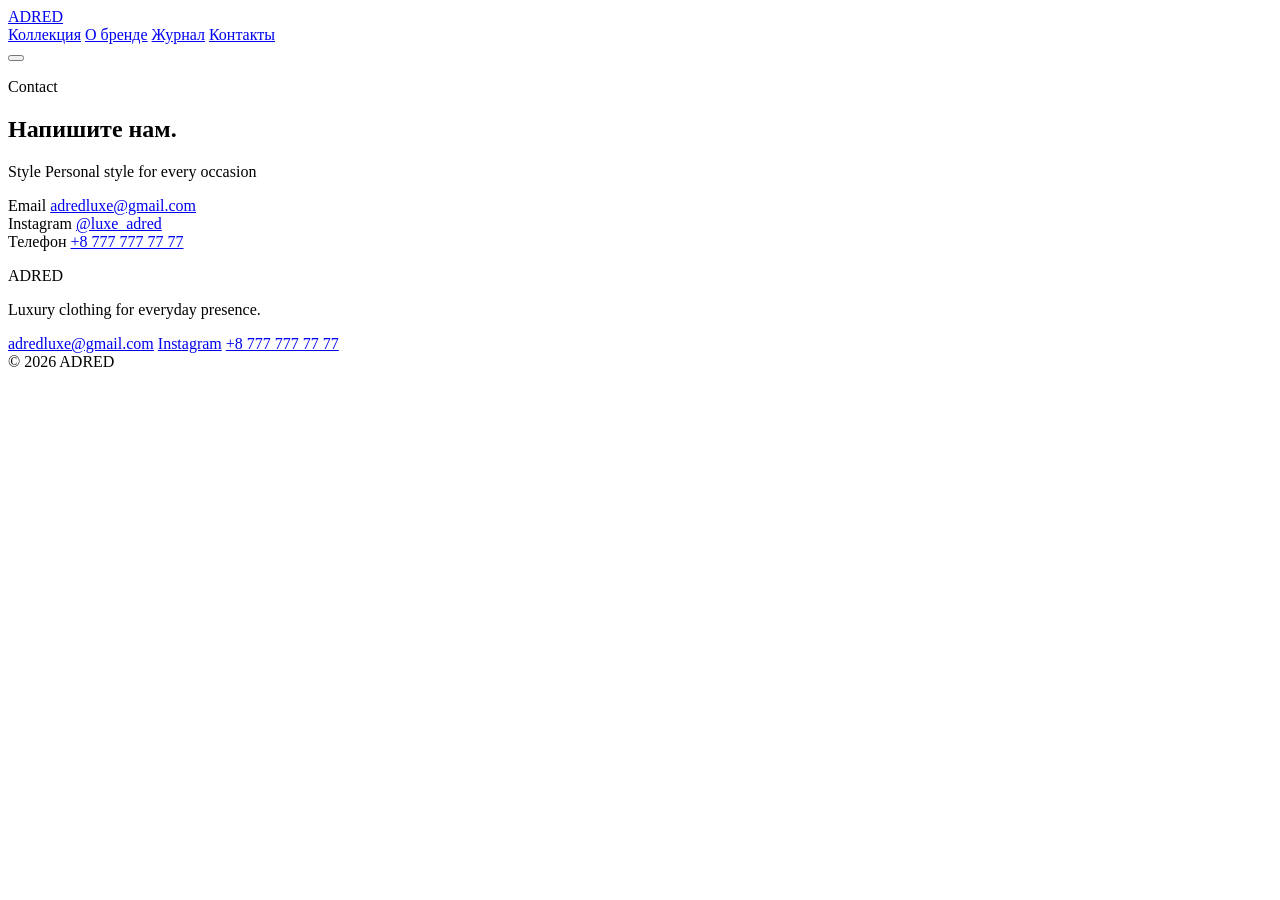
<file: product-velvet.html>
<!DOCTYPE html>
<html lang="ru">
  <head>
    <meta charset="UTF-8" />
    <meta name="viewport" content="width=device-width, initial-scale=1.0" />
    <title>ADRED | Контакты</title>
    <link rel="preconnect" href="https://fonts.googleapis.com" />
    <link rel="preconnect" href="https://fonts.gstatic.com" crossorigin />
    <link
      href="https://fonts.googleapis.com/css2?family=Cormorant+Garamond:wght@400;500;600;700&family=Inter:wght@400;500;600;700&display=swap"
      rel="stylesheet"
    />
    <link rel="stylesheet" href="styles.css" />
  </head>
  <body>
    <header class="site-header">
      <div class="container nav-wrap">
        <a href="index.html" class="brand" aria-label="ADRED home">ADRED</a>
        <nav class="main-nav" aria-label="Main navigation">
          <a href="collection.html">Коллекция</a>
          <a href="about.html">О бренде</a>
          <a href="journal.html">Журнал</a>
          <a href="contact.html">Контакты</a>
        </nav>
        <button class="nav-toggle" aria-label="Toggle menu" aria-expanded="false">
          <span></span>
          <span></span>
          <span></span>
        </button>
      </div>
    </header>

    <main class="page-shell">
      <section class="section-spacing">
        <div class="container contact-wrap">
          <div>
            <p class="eyebrow">Contact</p>
            <h1>Напишите нам.</h1>
            <p class="lead">Style Personal style for every occasion</p>
          </div>

          <div class="contact-card">
            <div class="contact-item">
              <span>Email</span>
              <a href="mailto:adredluxe@gmail.com">adredluxe@gmail.com</a>
            </div>
            <div class="contact-item">
              <span>Instagram</span>
              <a href="https://www.instagram.com/luxe_adred/" target="_blank" rel="noreferrer">@luxe_adred</a>
            </div>
            <div class="contact-item">
              <span>Телефон</span>
              <a href="tel:+87777777777">+8 777 777 77 77</a>
            </div>
          </div>
        </div>
      </section>
    </main>

    <footer class="site-footer">
      <div class="container footer-wrap">
        <div>
          <p class="eyebrow white">ADRED</p>
          <p>Luxury clothing for everyday presence.</p>
        </div>
        <div class="footer-links">
          <a href="mailto:adredluxe@gmail.com">adredluxe@gmail.com</a>
          <a href="https://www.instagram.com/luxe_adred/" target="_blank" rel="noreferrer">Instagram</a>
          <a href="tel:+87777777777">+8 777 777 77 77</a>
        </div>
      </div>
      <div class="container footer-bottom">
        <span>© <span id="year"></span> ADRED</span>
      </div>
    </footer>

    <script src="script.js"></script>
  </body>
</html>
</file>
<file: styles.css>
<!DOCTYPE html>
<html lang="ru">
  <head>
    <meta charset="UTF-8" />
    <meta name="viewport" content="width=device-width, initial-scale=1.0" />
    <meta
      name="description"
      content="ADRED — роскошная одежда для тех, кто выбирает силу, минимализм и утончённый стиль."
    />
    <title>ADRED | Luxury Clothing</title>
    <link rel="preconnect" href="https://fonts.googleapis.com" />
    <link rel="preconnect" href="https://fonts.gstatic.com" crossorigin />
    <link
      href="https://fonts.googleapis.com/css2?family=Cormorant+Garamond:wght@400;500;600;700&family=Inter:wght@400;500;600;700&display=swap"
      rel="stylesheet"
    />
    <link rel="stylesheet" href="styles.css" />
  </head>
  <body>
    <header class="site-header">
      <div class="container nav-wrap">
        <a href="https://www.instagram.com/" class="brand redirect-link" data-redirect="https://www.instagram.com/" aria-label="ADRED home">ADRED</a>

        <nav class="main-nav" aria-label="Main navigation">
          <a href="https://www.instagram.com/" class="redirect-link" data-redirect="https://www.instagram.com/">Коллекция</a>
          <a href="https://www.instagram.com/" class="redirect-link" data-redirect="https://www.instagram.com/">О бренде</a>
          <a href="https://www.instagram.com/" class="redirect-link" data-redirect="https://www.instagram.com/">Журнал</a>
          <a href="https://www.instagram.com/" class="redirect-link" data-redirect="https://www.instagram.com/">Контакты</a>
        </nav>

        <button class="nav-toggle" aria-label="Toggle menu" aria-expanded="false">
          <span></span>
          <span></span>
          <span></span>
        </button>
      </div>
    </header>

    <main id="top">
      <section class="hero">
        <div class="hero-overlay"></div>
        <div class="container hero-inner">
          <div class="hero-copy">
            <p class="eyebrow">Luxury outerwear • crafted in motion</p>
            <h1>Мода, созданная для тех, кто не боится быть заметным.</h1>
            <p class="lead">
              ADRED объединяет строгую роскошь, смелые силуэты и премиальное
              качество — чтобы каждая вещь говорила о статусе без лишнего шума.
            </p>
            <div class="hero-actions">
              <a href="https://www.instagram.com/" class="btn btn-primary redirect-link" data-redirect="https://www.instagram.com/" target="_blank" rel="noreferrer noopener">Смотреть коллекцию</a>
              <a href="https://www.instagram.com/" class="btn btn-secondary redirect-link" data-redirect="https://www.instagram.com/" target="_blank" rel="noreferrer noopener">Связаться</a>
            </div>
            <div class="tags">
              <span>Premium fabrics</span>
              <span>Limited drops</span>
              <span>Made for statement</span>
            </div>
          </div>
        </div>
      </section>

      <section class="metrics">
        <div class="container metrics-grid">
          <div>
            <strong>12+</strong>
            <span>Коллекций</span>
          </div>
          <div>
            <strong>4.9/5</strong>
            <span>Только положительные отзывы</span>
          </div>
          <div>
            <strong>100%</strong>
            <span>Премиальное качество</span>
          </div>
        </div>
      </section>

      <section id="collection" class="collection section-spacing">
        <div class="container">
          <div class="section-heading">
            <p class="eyebrow">Signature collection</p>
            <h2>Линия, которая задаёт тон.</h2>
          </div>

          <div class="product-grid">
            <a href="https://www.instagram.com/" class="product-card redirect-link" data-redirect="https://www.instagram.com/" target="_blank" rel="noreferrer noopener">
              <div class="product-image image-one"></div>
              <div class="product-info">
                <div>
                  <span class="tag">Essentials</span>
                  <h3>Velvet No. 01</h3>
                </div>
                <p>Мягкая текстура, утончённый силуэт и универсальность для дня и вечера.</p>
              </div>
            </a>

            <a href="https://www.instagram.com/" class="product-card redirect-link" data-redirect="https://www.instagram.com/" target="_blank" rel="noreferrer noopener">
              <div class="product-image image-two"></div>
              <div class="product-info">
                <div>
                  <span class="tag">Statement</span>
                  <h3>Monarch Coat</h3>
                </div>
                <p>Сдержанная роскошь, которая делает образ сильнее в один взгляд.</p>
              </div>
            </a>

            <a href="https://www.instagram.com/" class="product-card redirect-link" data-redirect="https://www.instagram.com/" target="_blank" rel="noreferrer noopener">
              <div class="product-image image-three"></div>
              <div class="product-info">
                <div>
                  <span class="tag">New</span>
                  <h3>Night Form</h3>
                </div>
                <p>Современный минимализм с уверенным характером и острым дизайнерским акцентом.</p>
              </div>
            </a>
          </div>
        </div>
      </section>

      <section id="about" class="story section-spacing">
        <div class="container story-grid">
          <div class="story-image"></div>
          <div class="story-copy">
            <p class="eyebrow">About ADRED</p>
            <h2>Бренд, созданный для уверенных людей.</h2>
            <p>
              Мы верим, что одежда — это не просто предмет гардероба, а способ
              сформировать образ, чувство силы и индивидуальности. ADRED создаёт
              вещи для тех, кто ценит качество, баланс и характер.
            </p>
            <ul>
              <li>Премиальные материалы и продуманная посадка</li>
              <li>Брендовый стиль с акцентом на силуэты</li>
              <li>Ограниченные релизы и уникальная эстетика</li>
            </ul>
          </div>
        </div>
      </section>

      <section id="journal" class="journal section-spacing">
        <div class="container">
          <div class="section-heading">
            <p class="eyebrow">Journal</p>
            <h2>Идеи, которые вдохновляют.</h2>
          </div>

          <div class="journal-grid">
            <a href="https://www.instagram.com/" class="journal-card redirect-link" data-redirect="https://www.instagram.com/" target="_blank" rel="noreferrer noopener">
              <div class="journal-visual visual-one"></div>
              <div class="journal-content">
                <span>Styling</span>
                <h3>Как носить премиальный верх в повседневной жизни</h3>
              </div>
            </a>

            <a href="https://www.instagram.com/" class="journal-card redirect-link" data-redirect="https://www.instagram.com/" target="_blank" rel="noreferrer noopener">
              <div class="journal-visual visual-two"></div>
              <div class="journal-content">
                <span>Craft</span>
                <h3>Почему важна посадка и структура ткани в люксовой одежде</h3>
              </div>
            </a>

            <a href="https://www.instagram.com/" class="journal-card redirect-link" data-redirect="https://www.instagram.com/" target="_blank" rel="noreferrer noopener">
              <div class="journal-visual visual-three"></div>
              <div class="journal-content">
                <span>Brand</span>
                <h3>ADRED в минималистичном языке роскоши</h3>
              </div>
            </a>
          </div>
        </div>
      </section>
    </main>

    <footer id="contact" class="site-footer">
      <div class="container footer-wrap">
        <div>
          <p class="eyebrow white">ADRED</p>
          <p>Luxury clothing for everyday presence.</p>
        </div>

        <div class="footer-links">
          <a href="https://www.instagram.com/" class="redirect-link" data-redirect="https://www.instagram.com/" target="_blank" rel="noreferrer noopener">Instagram</a>
          <a href="https://www.instagram.com/" class="redirect-link" data-redirect="https://www.instagram.com/" target="_blank" rel="noreferrer noopener">Shop</a>
          <a href="https://www.instagram.com/" class="redirect-link" data-redirect="https://www.instagram.com/" target="_blank" rel="noreferrer noopener">Contact</a>
        </div>
      </div>

      <div class="container footer-bottom">
        <span>© <span id="year"></span> ADRED</span>
      </div>
    </footer>

    <script src="script.js"></script>
  </body>
</html>
</file>
<file: css/style.css>
:root {
  --bg: #0b0b0b;
  --bg-2: #131313;
  --panel: rgba(16, 16, 16, 0.9);
  --panel-strong: #111111;
  --text: #f7f1ea;
  --muted: #c8bfb5;
  --line: rgba(255, 255, 255, 0.12);
  --stone: #d9d3c9;
  --soft: #b39b7f;
  --shadow: rgba(0, 0, 0, 0.38);
}

* {
  box-sizing: border-box;
}

html {
  scroll-behavior: smooth;
}

body {
  margin: 0;
  background: var(--bg);
  color: var(--text);
  font-family: "Inter", sans-serif;
  line-height: 1.6;
  letter-spacing: 0.02em;
}

a {
  color: inherit;
  text-decoration: none;
}

img {
  display: block;
  max-width: 100%;
}

button,
input,
textarea {
  font: inherit;
}

.container {
  width: min(1200px, calc(100% - 32px));
  margin: 0 auto;
}

.topbar {
  position: sticky;
  top: 0;
  z-index: 20;
  background: rgba(11, 11, 11, 0.76);
  backdrop-filter: blur(12px);
  border-bottom: 1px solid var(--line);
}

.nav-wrap {
  display: flex;
  align-items: center;
  justify-content: space-between;
  gap: 18px;
  min-height: 78px;
  position: relative;
}

.brand {
  font-family: "Cormorant Garamond", serif;
  font-size: 2.2rem;
  letter-spacing: 0.1em;
  text-transform: uppercase;
  color: var(--text);
}

.main-nav {
  display: flex;
  align-items: center;
  gap: 28px;
  font-size: 0.72rem;
  letter-spacing: 0.18em;
  text-transform: uppercase;
  color: var(--muted);
}

.main-nav a {
  position: relative;
  transition: color 0.2s ease;
}

.main-nav a.active,
.main-nav a:hover,
.nav-link:hover,
.text-link:hover {
  color: var(--text);
}

.main-nav a.active::after,
.main-nav a:hover::after {
  content: "";
  position: absolute;
  left: 0;
  right: 0;
  bottom: -8px;
  height: 1px;
  background: var(--text);
}

.nav-actions {
  display: flex;
  align-items: center;
  gap: 16px;
  font-size: 0.72rem;
  letter-spacing: 0.18em;
  text-transform: uppercase;
  color: var(--muted);
}

.button {
  display: inline-flex;
  align-items: center;
  justify-content: center;
  min-height: 46px;
  padding: 0 24px;
  border: 1px solid var(--line);
  background: transparent;
  color: var(--text);
  letter-spacing: 0.18em;
  text-transform: uppercase;
  font-size: 0.68rem;
  cursor: pointer;
  transition: all 0.2s ease;
}

.button:hover {
  transform: translateY(-1px);
}

.button-light {
  background: var(--text);
  color: #111;
  border-color: var(--text);
}

.button-ghost {
  background: rgba(255, 255, 255, 0.02);
}

.nav-link {
  color: var(--muted);
}

.menu-toggle {
  display: none;
  width: 42px;
  height: 42px;
  border: 1px solid var(--line);
  background: transparent;
  cursor: pointer;
  padding: 10px 9px;
}

.menu-toggle span {
  display: block;
  width: 100%;
  height: 1px;
  background: var(--text);
  margin: 5px 0;
}

.hero {
  padding: 76px 0 24px;
}

.hero-grid {
  display: grid;
  grid-template-columns: 1.04fr 0.96fr;
  align-items: end;
  gap: 36px;
  min-height: 670px;
}

.eyebrow {
  display: inline-block;
  margin-bottom: 18px;
  font-size: 0.7rem;
  letter-spacing: 0.25em;
  text-transform: uppercase;
  color: var(--muted);
}

h1,
h2,
h3 {
  margin: 0;
  font-family: "Cormorant Garamond", serif;
  font-weight: 500;
  letter-spacing: -0.04em;
}

h1 {
  font-size: clamp(4rem, 7vw, 10rem);
  line-height: 0.85;
  margin-bottom: 12px;
}

.hero-copy p,
.story-copy p,
.contact-card p,
.lead,
.journal-feature-copy p,
.product-content p,
.journal-card p,
.values-grid p,
.story-column p {
  color: var(--muted);
}

.hero-copy p {
  max-width: 560px;
  font-size: 1.05rem;
  margin: 18px 0 24px;
}

.hero-actions {
  display: flex;
  flex-wrap: wrap;
  gap: 14px;
  margin-bottom: 26px;
}

.hero-metrics {
  list-style: none;
  padding: 0;
  margin: 0;
  display: flex;
  flex-wrap: wrap;
  gap: 26px;
  max-width: 600px;
}

.hero-metrics li {
  min-width: 120px;
  display: flex;
  flex-direction: column;
  gap: 6px;
  color: var(--muted);
}

.hero-metrics strong {
  font-size: 1.08rem;
  font-weight: 600;
  color: var(--text);
}

.hero-image {
  position: relative;
  height: 760px;
  background:
    linear-gradient(180deg, rgba(0, 0, 0, 0.2), rgba(0, 0, 0, 0.55)),
    url('https://images.unsplash.com/photo-1529139574466-a303027c1d8b?auto=format&fit=crop&w=1000&q=80') center/cover no-repeat;
  border: 1px solid var(--line);
  box-shadow: 0 30px 80px rgba(0, 0, 0, 0.32);
}

.image-tag {
  position: absolute;
  left: 26px;
  bottom: 26px;
  padding: 14px 18px;
  background: rgba(17, 17, 17, 0.72);
  border: 1px solid var(--line);
  text-transform: uppercase;
  letter-spacing: 0.18em;
  font-size: 0.68rem;
  color: var(--muted);
}

.section {
  padding: 88px 0;
  border-top: 1px solid var(--line);
}

.section-head {
  display: flex;
  justify-content: space-between;
  align-items: end;
  gap: 20px;
  margin-bottom: 30px;
}

.section-head h2,
.story-copy h2,
.journal-feature-copy h2,
.page-header h1 {
  font-size: clamp(3.2rem, 5vw, 5rem);
  line-height: 0.94;
}

.text-link {
  color: var(--muted);
  font-size: 0.72rem;
  letter-spacing: 0.18em;
  text-transform: uppercase;
}

.products-grid,
.collection-grid,
.journal-grid,
.values-grid {
  display: grid;
  gap: 26px;
}

.products-grid,
.journal-grid,
.values-grid {
  grid-template-columns: repeat(3, minmax(0, 1fr));
}

.collection-grid {
  grid-template-columns: repeat(2, minmax(0, 1fr));
}

.product-card,
.journal-card,
.contact-card,
.contact-form,
.story-column,
.values-grid article {
  background: #111111;
  border: 1px solid var(--line);
}

.product-card {
  overflow: hidden;
}

.product-image {
  height: 430px;
  background-size: cover;
  background-position: center;
}

.image-one {
  background-image: url('https://images.unsplash.com/photo-1529139574466-a303027c1d8b?auto=format&fit=crop&w=900&q=80');
}

.image-two {
  background-image: url('https://images.unsplash.com/photo-1524504388940-b1c1722653e1?auto=format&fit=crop&w=900&q=80');
}

.image-three {
  background-image: url('https://images.unsplash.com/photo-1496747611176-843222e1e57c?auto=format&fit=crop&w=900&q=80');
}

.image-four {
  background-image: url('https://images.unsplash.com/photo-1483985988355-763728e1935b?auto=format&fit=crop&w=900&q=80');
}

.image-five {
  background-image: url('https://images.unsplash.com/photo-1515886657613-9f3515b0c78f?auto=format&fit=crop&w=900&q=80');
}

.image-six {
  background-image: url('https://images.unsplash.com/photo-1524504388940-b1c1722653e1?auto=format&fit=crop&w=900&q=80');
}

.image-seven {
  background-image: url('https://images.unsplash.com/photo-1496747611176-843222e1e57c?auto=format&fit=crop&w=1000&q=80');
}

.product-content {
  padding: 22px 22px 26px;
}

.meta-row {
  display: flex;
  justify-content: space-between;
  gap: 12px;
  margin-bottom: 12px;
  color: var(--muted);
  font-size: 0.66rem;
  letter-spacing: 0.14em;
  text-transform: uppercase;
}

.product-content h3,
.journal-card h3,
.values-grid h3 {
  font-size: 2.3rem;
  margin-bottom: 8px;
}

.product-content p,
.journal-card p,
.values-grid p,
.contact-card p,
.story-column p,
.lead {
  margin: 0;
}

.story-grid {
  display: grid;
  grid-template-columns: 0.9fr 1.1fr;
  gap: 32px;
  align-items: center;
}

.story-copy {
  background: #121212;
  border: 1px solid var(--line);
  padding: 34px;
}

.story-copy p {
  margin: 18px 0 30px;
  max-width: 500px;
}

.story-visual {
  min-height: 540px;
  background:
    linear-gradient(180deg, rgba(0, 0, 0, 0.1), rgba(0, 0, 0, 0.52)),
    url('https://images.unsplash.com/photo-1483985988355-763728e1935b?auto=format&fit=crop&w=1000&q=80') center/cover no-repeat;
  border: 1px solid var(--line);
}

.journal-card {
  padding: 22px 22px 24px;
}

.journal-date {
  display: inline-block;
  margin-bottom: 18px;
  color: var(--muted);
  font-size: 0.66rem;
  letter-spacing: 0.18em;
  text-transform: uppercase;
}

.muted-section {
  background: rgba(255, 255, 255, 0.02);
}

.page-shell {
  min-height: 70vh;
}

.page-hero {
  padding: 64px 0 30px;
}

.page-hero.compact {
  padding-bottom: 20px;
}

.filter-row {
  display: flex;
  flex-wrap: wrap;
  gap: 12px;
  margin-bottom: 26px;
}

.filter-row span {
  display: inline-flex;
  align-items: center;
  justify-content: center;
  min-height: 36px;
  padding: 0 16px;
  border: 1px solid var(--line);
  color: var(--muted);
  font-size: 0.7rem;
  letter-spacing: 0.14em;
  text-transform: uppercase;
}

.story-layout {
  display: grid;
  grid-template-columns: 0.9fr 1.1fr;
  gap: 30px;
  align-items: center;
}

.story-column {
  padding: 30px 28px;
}

.story-column p {
  margin-bottom: 18px;
}

.story-column p:last-child {
  margin-bottom: 0;
}

.lead {
  font-size: 1.14rem;
  color: var(--text);
}

.atelier-visual {
  min-height: 560px;
  background:
    linear-gradient(180deg, rgba(0, 0, 0, 0.15), rgba(0, 0, 0, 0.5)),
    url('https://images.unsplash.com/photo-1524504388940-b1c1722653e1?auto=format&fit=crop&w=1000&q=80') center/cover no-repeat;
  border: 1px solid var(--line);
}

.values-grid {
  grid-template-columns: repeat(3, minmax(0, 1fr));
}

.values-grid article {
  padding: 28px 24px;
}

.values-grid .eyebrow {
  margin-bottom: 14px;
}

.journal-feature {
  display: grid;
  grid-template-columns: 1.1fr 0.9fr;
  gap: 30px;
  align-items: center;
  background: #111111;
  border: 1px solid var(--line);
  margin-bottom: 30px;
}

.journal-feature-image {
  min-height: 420px;
  background-size: cover;
  background-position: center;
}

.journal-feature-copy {
  padding: 30px 28px;
}

.journal-feature-copy h2 {
  margin-bottom: 12px;
}

.journal-page-grid {
  grid-template-columns: repeat(2, minmax(0, 1fr));
}

.contact-grid {
  display: grid;
  grid-template-columns: 0.9fr 1.1fr;
  gap: 30px;
  align-items: start;
}

.contact-card,
.contact-form {
  padding: 28px;
}

.contact-list {
  list-style: none;
  margin: 24px 0 0;
  padding: 0;
  color: var(--muted);
  display: grid;
  gap: 14px;
}

.contact-form {
  display: grid;
  gap: 20px;
}

.field-row {
  display: grid;
  grid-template-columns: repeat(2, minmax(0, 1fr));
  gap: 16px;
}

label {
  display: grid;
  gap: 10px;
  color: var(--muted);
  font-size: 0.75rem;
  letter-spacing: 0.13em;
  text-transform: uppercase;
}

input,
textarea {
  width: 100%;
  background: rgba(255, 255, 255, 0.02);
  border: 1px solid var(--line);
  color: var(--text);
  padding: 14px 16px;
  resize: vertical;
}

input::placeholder,
textarea::placeholder {
  color: rgba(255, 255, 255, 0.35);
}

.wide-button {
  width: fit-content;
}

.site-footer {
  padding: 28px 0 60px;
  border-top: 1px solid var(--line);
  color: var(--muted);
}

.footer-inner {
  display: flex;
  justify-content: space-between;
  align-items: center;
  gap: 20px;
  flex-wrap: wrap;
}

.footer-brand {
  font-family: "Cormorant Garamond", serif;
  font-size: 2.4rem;
  letter-spacing: 0.08em;
  text-transform: uppercase;
  color: var(--text);
}

.footer-links,
.footer-meta {
  display: flex;
  align-items: center;
  gap: 18px;
  flex-wrap: wrap;
  font-size: 0.7rem;
  letter-spacing: 0.14em;
  text-transform: uppercase;
}

@media (max-width: 920px) {
  .main-nav,
  .nav-actions {
    display: none;
  }

  .menu-toggle {
    display: block;
  }

  .hero-grid,
  .story-grid,
  .story-layout,
  .contact-grid,
  .journal-feature,
  .products-grid,
  .collection-grid,
  .journal-grid,
  .values-grid {
    grid-template-columns: 1fr;
  }

  .hero-image {
    height: 560px;
  }

  .field-row {
    grid-template-columns: 1fr;
  }
}

@media (max-width: 560px) {
  .brand {
    font-size: 1.8rem;
  }

  .hero {
    padding-top: 52px;
  }

  .section {
    padding: 70px 0;
  }

  .button {
    min-width: 100%;
  }

  .hero-actions {
    display: grid;
    grid-template-columns: 1fr;
  }

  .hero-metrics {
    display: grid;
    grid-template-columns: 1fr;
  }
}
</file>
